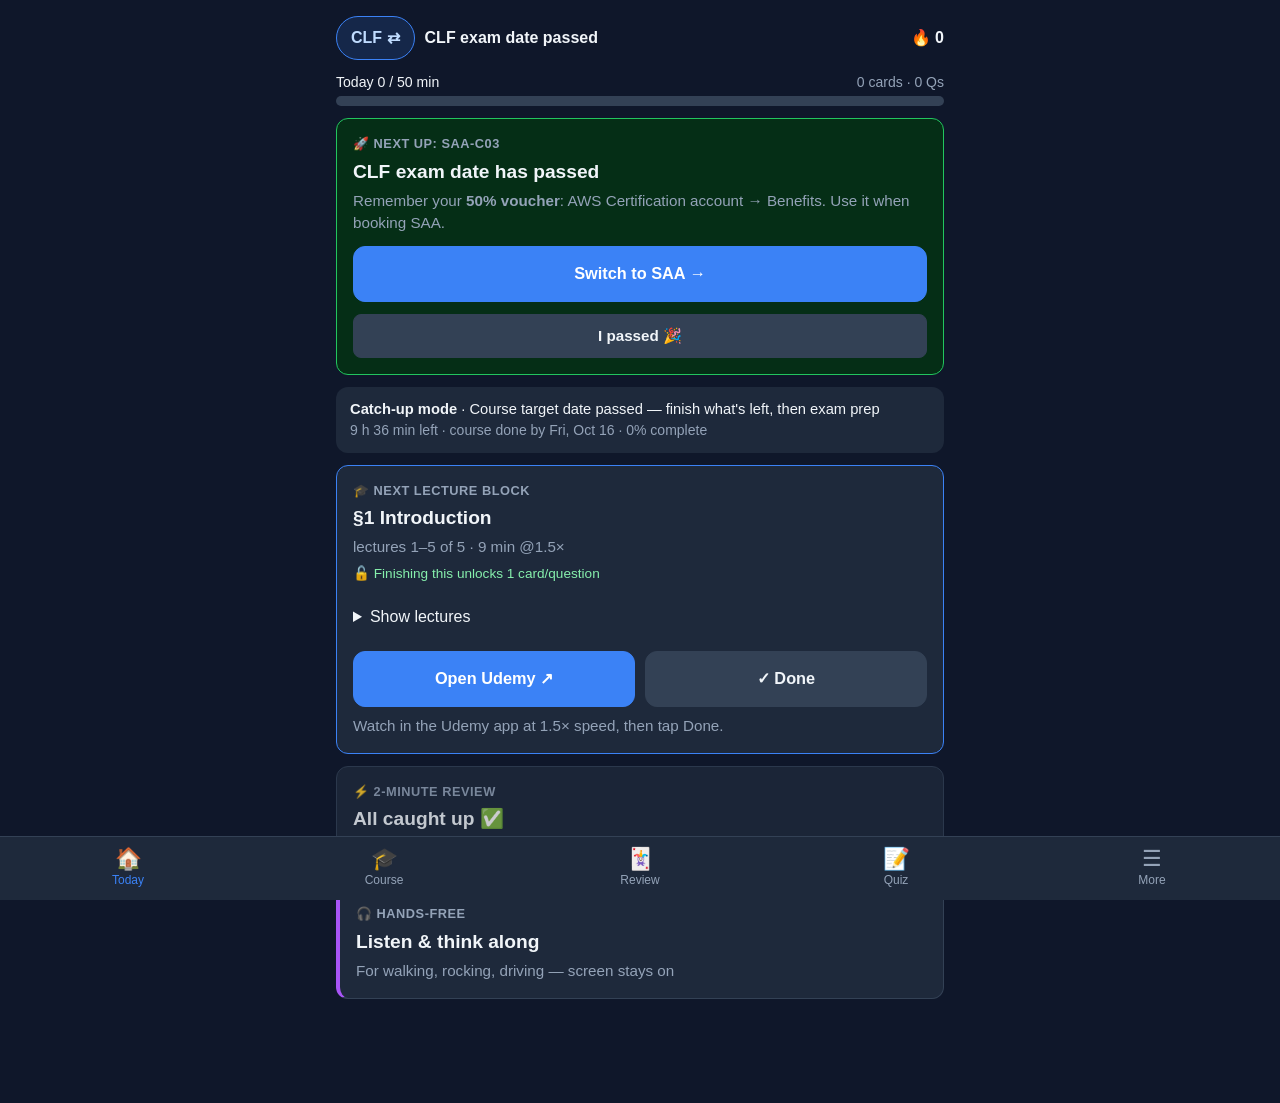
<file: webapp/index.html>
<!DOCTYPE html>
<html lang="en">
<head>
  <meta charset="UTF-8">
  <meta name="viewport" content="width=device-width, initial-scale=1, viewport-fit=cover">
  <meta name="theme-color" content="#0f172a">
  <meta name="color-scheme" content="dark">
  <meta name="description" content="Phone-first study plan for AWS Cloud Practitioner (CLF-C02) and Solutions Architect Associate (SAA-C03).">
  <meta name="mobile-web-app-capable" content="yes">
  <meta name="apple-mobile-web-app-capable" content="yes">
  <meta name="apple-mobile-web-app-status-bar-style" content="black-translucent">
  <meta name="apple-mobile-web-app-title" content="AWS Study">
  <title>AWS Cert Study</title>
  <link rel="manifest" href="manifest.webmanifest">
  <link rel="icon" type="image/png" sizes="192x192" href="icons/icon-192.png">
  <link rel="apple-touch-icon" href="icons/apple-touch-icon.png">
  <link rel="stylesheet" href="css/style.css">
</head>
<body>
  <main id="main" class="view-today" tabindex="-1">
    <div class="panel">Loading…</div>
  </main>
  <noscript><div class="panel">This study app needs JavaScript turned on.</div></noscript>

  <!-- Persistent audio player (Listen) — survives view changes -->
  <div id="player-dock" hidden>
    <div class="dock-row">
      <span id="dock-title" class="dock-title">Audio</span>
      <button type="button" class="icon-btn" data-act="dock-close" aria-label="Close player">✕</button>
    </div>
    <audio id="dock-audio" controls preload="none"></audio>
  </div>

  <div id="toast" class="toast" role="status" aria-live="polite"></div>

  <nav id="bottom-nav" aria-label="Main">
    <button type="button" class="nav-btn active" data-act="nav" data-view="today"><span class="nav-icon">🏠</span><span class="nav-label">Today</span></button>
    <button type="button" class="nav-btn" data-act="nav" data-view="course"><span class="nav-icon">🎓</span><span class="nav-label">Course</span></button>
    <button type="button" class="nav-btn" data-act="nav" data-view="review"><span class="nav-icon">🃏</span><span class="nav-label">Review</span></button>
    <button type="button" class="nav-btn" data-act="nav" data-view="quiz"><span class="nav-icon">📝</span><span class="nav-label">Quiz</span></button>
    <button type="button" class="nav-btn" data-act="nav" data-view="more"><span class="nav-icon">☰</span><span class="nav-label">More</span></button>
  </nav>

  <script src="js/course.js"></script>
  <script src="js/data.js"></script>
  <script src="js/data-saa.js"></script>
  <script src="js/util.js"></script>
  <script src="js/model.js"></script>
  <script src="js/session.js"></script>
  <script src="js/speech.js"></script>
  <script src="js/listen.js"></script>
  <script src="js/today.js"></script>
  <script src="js/views.js"></script>
  <script src="js/app.js"></script>
</body>
</html>
</file>
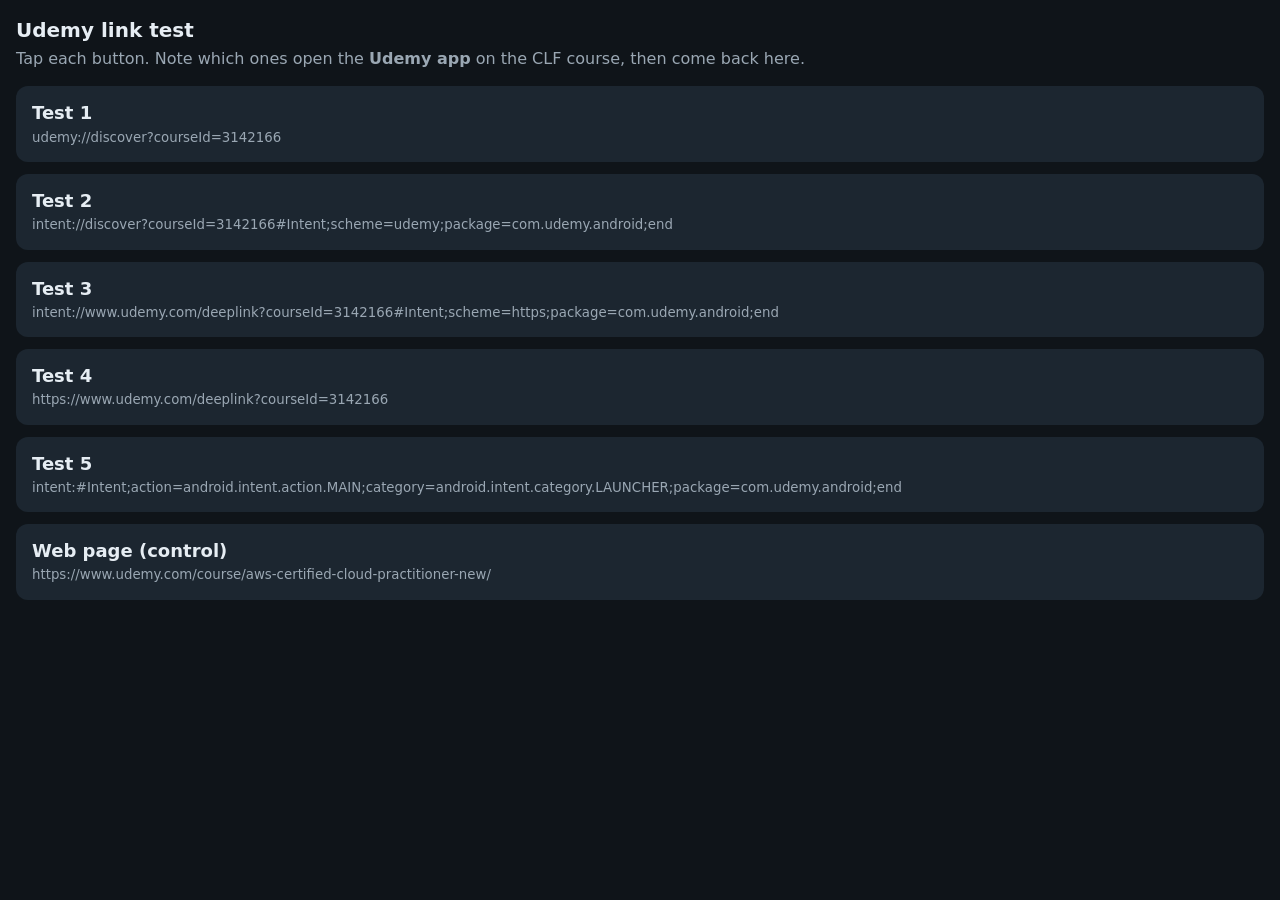
<file: webapp/udemy-test.html>
<!doctype html>
<html lang="en">
<head>
<meta charset="utf-8">
<meta name="viewport" content="width=device-width, initial-scale=1, viewport-fit=cover">
<title>Udemy link test</title>
<style>
  :root { color-scheme: dark; }
  body { margin: 0; padding: 16px; background: #0f1419; color: #e6edf3; font: 16px/1.4 system-ui, sans-serif; }
  h1 { font-size: 20px; margin: 0 0 4px; }
  p { color: #9aa7b3; margin: 0 0 16px; }
  a { display: block; margin: 0 0 12px; padding: 14px 16px; border-radius: 12px; background: #1c2630; color: #e6edf3; text-decoration: none; }
  a b { display: block; font-size: 18px; }
  a small { color: #9aa7b3; word-break: break-all; }
</style>
</head>
<body>
<h1>Udemy link test</h1>
<p>Tap each button. Note which ones open the <b>Udemy app</b> on the CLF course, then come back here.</p>
<div id="links"></div>
<script>
  // Test page for "Open Udemy" deep links (CLF course 3142166). Not part of the app shell.
  const id = 3142166;
  const web = 'https://www.udemy.com/course/aws-certified-cloud-practitioner-new/';
  const links = [
    ['1', 'udemy://discover?courseId=' + id],
    ['2', 'intent://discover?courseId=' + id + '#Intent;scheme=udemy;package=com.udemy.android;end'],
    ['3', 'intent://www.udemy.com/deeplink?courseId=' + id + '#Intent;scheme=https;package=com.udemy.android;end'],
    ['4', 'https://www.udemy.com/deeplink?courseId=' + id],
    ['5', 'intent:#Intent;action=android.intent.action.MAIN;category=android.intent.category.LAUNCHER;package=com.udemy.android;end'],
    ['web', web],
  ];
  document.getElementById('links').innerHTML = links.map(([n, href]) =>
    '<a href="' + href.replace(/"/g, '&quot;') + '"><b>' + (n === 'web' ? 'Web page (control)' : 'Test ' + n) +
    '</b><small>' + href.replace(/&/g, '&amp;').replace(/</g, '&lt;') + '</small></a>').join('');
</script>
</body>
</html>
</file>
<file: webapp/css/style.css>
/* ============================================================
   AWS Cert Study — phone-first dark theme
   ============================================================ */
:root {
  --bg: #0f172a;
  --bg-card: #1e293b;
  --bg-card-hover: #334155;
  --text: #f1f5f9;
  --text-muted: #94a3b8;
  --primary: #3b82f6;
  --primary-hover: #2563eb;
  --success: #22c55e;
  --success-bg: #052e16;
  --danger: #ef4444;
  --danger-bg: #450a0a;
  --warning: #f59e0b;
  --warning-bg: #451a03;
  --border: #334155;
  --radius: 12px;
  --radius-sm: 8px;
  --nav-height: 64px;
  --safe-top: env(safe-area-inset-top, 0px);
  --safe-bottom: env(safe-area-inset-bottom, 0px);
  --safe-left: env(safe-area-inset-left, 0px);
  --safe-right: env(safe-area-inset-right, 0px);
  --dock-h: 0px;
  color-scheme: dark;
}

* { margin: 0; padding: 0; box-sizing: border-box; }
html { font-size: 16px; -webkit-text-size-adjust: 100%; }
body {
  font-family: -apple-system, BlinkMacSystemFont, 'Segoe UI', Roboto, sans-serif;
  background: var(--bg);
  color: var(--text);
  line-height: 1.45;
  min-height: 100vh;
  min-height: 100dvh;
  overflow-x: hidden;
  -webkit-tap-highlight-color: transparent;
  padding: var(--safe-top) var(--safe-right) calc(var(--nav-height) + var(--safe-bottom) + var(--dock-h) + 16px) var(--safe-left);
}
body.has-dock { --dock-h: 104px; }
button, input, select, textarea { font: inherit; color: inherit; }
a { color: var(--primary); }

#main { max-width: 640px; margin: 0 auto; padding: 12px 16px; }

h1 { font-size: 1.35rem; line-height: 1.25; }
h1[tabindex="-1"]:focus, main:focus { outline: none; } /* programmatic focus after view changes */
h2 { font-size: 0.85rem; text-transform: uppercase; letter-spacing: 0.06em; color: var(--text-muted); margin: 22px 0 10px; font-weight: 700; }
h3 { font-size: 1rem; margin-bottom: 10px; }
p { margin: 6px 0; }
.muted { color: var(--text-muted); }
.small { font-size: 0.875rem; }
.center { text-align: center; }
.big-note { font-size: 1.1rem; margin: 8px 0; }

/* ---------- Bottom nav ---------- */
#bottom-nav {
  position: fixed; left: 0; right: 0; bottom: 0; z-index: 100;
  height: calc(var(--nav-height) + var(--safe-bottom));
  padding: 0 var(--safe-right) var(--safe-bottom) var(--safe-left);
  background: var(--bg-card); border-top: 1px solid var(--border);
  display: flex; justify-content: space-around; align-items: stretch;
}
.nav-btn {
  flex: 1; background: none; border: 0; color: var(--text-muted);
  display: flex; flex-direction: column; align-items: center; justify-content: center; gap: 2px;
  font-size: 0.75rem; cursor: pointer; min-height: 48px;
}
.nav-btn.active { color: var(--primary); }
.nav-icon { font-size: 1.35rem; line-height: 1; }

/* ---------- Generic blocks ---------- */
.view-head { display: flex; flex-wrap: wrap; align-items: center; gap: 4px 10px; margin: 6px 0 14px; }
.view-head h1 { flex: 1; }
.view-head p { flex-basis: 100%; margin: 0; font-size: 0.85rem; }
.panel, .card {
  background: var(--bg-card); border: 1px solid var(--border); border-radius: var(--radius);
  padding: 16px; margin: 12px 0;
}
.panel h3 { margin-bottom: 8px; }
.inline-panel { background: var(--bg); border-color: var(--primary); }
.inline-panel .btn { margin: 6px 6px 0 0; }
.danger-zone { border-color: var(--danger-bg); }
.empty { text-align: center; padding: 40px 0; }
.stack { display: flex; flex-direction: column; gap: 10px; margin: 12px 0; }
.btn-row { display: flex; gap: 10px; margin-top: 12px; flex-wrap: wrap; }
.btn-row .btn { flex: 1; }
.btn-row.nowrap { flex-wrap: nowrap; }
.btn-row.nowrap .btn { flex: 1 1 0; white-space: nowrap; min-width: 0; padding-left: 10px; padding-right: 10px; }

/* ---------- Buttons ---------- */
.btn {
  display: inline-flex; align-items: center; justify-content: center; gap: 8px;
  min-height: 44px; padding: 10px 16px; border-radius: var(--radius-sm);
  background: var(--bg-card-hover); border: 1px solid var(--border); color: var(--text);
  text-decoration: none; cursor: pointer; font-weight: 600; font-size: 0.95rem; text-align: center;
  transition: background 0.15s, transform 0.05s;
}
.btn:active { transform: scale(0.98); }
.btn:disabled { opacity: 0.45; cursor: default; transform: none; }
.btn.primary { background: var(--primary); border-color: var(--primary); color: #fff; }
.btn.primary:hover:not(:disabled) { background: var(--primary-hover); }
.btn.danger { background: var(--danger-bg); border-color: var(--danger); color: #fecaca; }
.btn.ghost { background: transparent; }
.btn.big { min-height: 56px; font-size: 1.02rem; border-radius: var(--radius); }
.btn.huge { min-height: 96px; min-width: 96px; font-size: 2.2rem; }
.btn.round { border-radius: 50%; min-width: 64px; }
.btn.wide { width: 100%; }
.btn.small { min-height: 44px; font-size: 0.85rem; padding: 6px 12px; }
.btn.left { justify-content: space-between; text-align: left; flex-wrap: wrap; }
.btn.left small { flex-basis: 100%; font-weight: 400; }
.btn.know { background: var(--success-bg); border-color: var(--success); color: #bbf7d0; flex: 1; }
.btn.miss { background: var(--danger-bg); border-color: var(--danger); color: #fecaca; flex: 1; }
.file-btn { width: 100%; margin: 10px 0; }
.icon-btn {
  min-width: 44px; min-height: 44px; border-radius: 50%; border: 0; background: transparent;
  color: var(--text); font-size: 1.2rem; cursor: pointer;
}
.pill {
  min-height: 44px; padding: 6px 14px; border-radius: 999px; border: 1px solid var(--primary);
  background: rgba(59, 130, 246, 0.15); color: #bfdbfe; font-weight: 700; cursor: pointer;
}

/* ---------- Today ---------- */
.today-head { display: flex; align-items: center; gap: 10px; margin: 4px 0 12px; }
.countdown { flex: 1; font-weight: 700; }
.streak { font-weight: 700; }
.daybar { margin-bottom: 10px; }
.pace { background: var(--bg-card); border-radius: var(--radius); padding: 12px 14px; margin: 10px 0; font-size: 0.92rem; }
.card.action { display: block; width: 100%; text-align: left; cursor: pointer; color: var(--text); font: inherit; }
button.card.action:active { background: var(--bg-card-hover); }
.card-kicker { display: block; font-size: 0.8rem; font-weight: 700; color: var(--text-muted); text-transform: uppercase; letter-spacing: 0.04em; }
.card-title { display: block; font-size: 1.2rem; font-weight: 700; margin: 4px 0; }
.card-sub { display: block; color: var(--text-muted); font-size: 0.95rem; }
.card-note { color: var(--text-muted); font-size: 0.95rem; margin-top: 8px; }
.card.resume { border-color: var(--warning); background: var(--warning-bg); }
.card.lecture { border-color: var(--primary); }
.card.review { border-left: 4px solid var(--success); }
.card.hf { border-left: 4px solid #a855f7; }
.card.five { border-left: 4px solid var(--warning); }
.card.exam { border-color: var(--primary); }
.card.next-track { border-color: var(--success); background: var(--success-bg); }
.muted-card { opacity: 0.8; cursor: default; }
.flag { font-size: 0.85rem; margin-top: 6px; color: #fde68a; }
.flag.good { color: #86efac; }
.badge { display: inline-block; padding: 1px 8px; border-radius: 999px; font-size: 0.78rem; font-weight: 700; background: var(--bg-card-hover); }
.pace-skim, .pace-trivial { background: #1e3a2f; color: #86efac; }
.pace-normal { background: #1e3a5f; color: #93c5fd; }
.pace-deep { background: #4a2a0a; color: #fcd34d; }
.ready-big { font-size: 3rem; font-weight: 800; text-align: center; margin-top: 6px; }
.ready-row { display: flex; align-items: center; gap: 12px; margin-top: 6px; }
.ready-num { font-size: 2.2rem; font-weight: 800; flex: none; }
.ready-details summary { min-height: 44px; padding: 11px 0; cursor: pointer; color: var(--text-muted); }
.update-card { display: flex; align-items: center; gap: 6px; padding: 0 4px 0 0; background: var(--primary); border-color: var(--primary); }
.update-card .icon-btn { min-width: 48px; min-height: 48px; color: #fff; }
.check {
  display: flex; gap: 10px; align-items: center; width: 100%; min-height: 48px; text-align: left;
  background: var(--bg-card); border: 1px solid var(--border); border-radius: var(--radius-sm); padding: 10px 12px; cursor: pointer;
}
.check span { font-size: 1.3rem; }
.check.on { border-color: var(--success); color: #bbf7d0; }

/* ---------- Lecture lists ---------- */
.lec-details { margin-top: 10px; }
.lec-details summary, details.sec summary { cursor: pointer; }
.lec-details summary, .miss-item summary { min-height: 44px; padding: 11px 0; box-sizing: border-box; } /* keep list-item so the ▸ marker stays */
.lec-list { list-style: none; margin-top: 8px; }
.lec-list li { display: flex; align-items: center; gap: 8px; padding: 2px 0; font-size: 0.95rem; border-bottom: 1px solid rgba(51, 65, 85, 0.5); }
.lec-list li.ticked .lec-t { color: var(--text-muted); text-decoration: line-through; }
.lec-tick {
  flex: none; width: 44px; height: 44px; border-radius: 50%; border: 0; background: transparent;
  color: var(--text-muted); font-size: 1.2rem; cursor: pointer;
}
.ticked .lec-tick { color: var(--success); }
.lec-k { flex: none; width: 1.4em; text-align: center; }
.lec-t { flex: 1; }
.lec-m { flex: none; color: var(--text-muted); font-size: 0.85rem; }
details.sec { background: var(--bg-card); border: 1px solid var(--border); border-radius: var(--radius); margin: 8px 0; padding: 0 12px; }
details.sec.done { opacity: 0.85; }
details.sec[open] { padding-bottom: 12px; }
details.sec summary { display: flex; gap: 10px; align-items: center; min-height: 56px; list-style: none; }
details.sec summary::-webkit-details-marker { display: none; }
.sec-state { font-size: 1.1rem; }
.sec-name { flex: 1; font-weight: 600; }
.sec-name small { display: block; font-weight: 400; color: var(--text-muted); font-size: 0.85rem; }

/* ---------- Bars / stats ---------- */
.bar-row { margin: 10px 0; }
.bar-label { display: flex; justify-content: space-between; gap: 8px; font-size: 0.88rem; margin-bottom: 4px; }
.bar-bg { height: 10px; border-radius: 999px; background: var(--bg-card-hover); overflow: hidden; }
.bar-bg.thin { height: 4px; margin: 6px 0 12px; }
.bar-fill { height: 100%; background: var(--primary); border-radius: 999px; transition: width 0.3s; }
.bar-fill.good { background: var(--success); }
.bar-fill.ok { background: var(--warning); }
.bar-fill.bad { background: var(--danger); }
.stats-grid { display: grid; grid-template-columns: 1fr 1fr; gap: 10px; margin: 8px 0; }
.stat-card { background: var(--bg-card); border-radius: var(--radius); padding: 14px; text-align: center; }
.stat-number { font-size: 1.6rem; font-weight: 800; color: var(--primary); }
.stat-label { font-size: 0.8rem; color: var(--text-muted); }
.boxes, .days { display: flex; align-items: flex-end; gap: 6px; background: var(--bg-card); border-radius: var(--radius); padding: 12px; }
.box-col, .day-col { flex: 1; text-align: center; display: flex; flex-direction: column; align-items: center; justify-content: flex-end; min-height: 100px; }
.box-bar, .day-bar { width: 100%; max-width: 36px; background: var(--primary); border-radius: 4px 4px 0 0; }
.day-bar.good { background: var(--success); }

/* ---------- Category grid ---------- */
.cat-grid { display: grid; grid-template-columns: repeat(2, 1fr); gap: 10px; }
.cat-btn {
  display: flex; flex-direction: column; align-items: center; gap: 2px; min-height: 88px; padding: 12px;
  background: var(--bg-card); border: 1px solid var(--border); border-radius: var(--radius); cursor: pointer;
}
.cat-btn:disabled { opacity: 0.4; }
.cat-icon { font-size: 1.6rem; }
.cat-name { font-weight: 600; text-transform: capitalize; }
.cat-count { font-size: 0.8rem; color: var(--text-muted); }

/* ---------- Lists ---------- */
.list { display: flex; flex-direction: column; gap: 8px; }
.list-row {
  display: flex; align-items: center; gap: 10px; min-height: 56px; padding: 8px 12px; width: 100%;
  background: var(--bg-card); border: 1px solid var(--border); border-radius: var(--radius); text-align: left; color: var(--text);
}
button.list-row { cursor: pointer; }
.list-row.locked { opacity: 0.6; }
.row-main { flex: 1; display: flex; align-items: center; gap: 12px; background: none; border: 0; text-align: left; cursor: pointer; min-height: 44px; }
.list-row > .row-main { padding: 0; }
/* A row that is itself the button (More menu) keeps the card look */
.list-row.row-main { background: var(--bg-card); border: 1px solid var(--border); padding: 8px 12px; color: var(--text); }
.row-icon { font-size: 1.4rem; flex: none; width: 1.6em; text-align: center; }
.row-text { flex: 1; }
.row-text small { display: block; color: var(--text-muted); font-size: 0.875rem; }
.row-side { flex: none; min-width: 48px; min-height: 44px; background: none; border: 0; color: var(--text-muted); cursor: pointer; font-weight: 600;
  display: inline-flex; align-items: center; justify-content: center; align-self: stretch; }

/* ---------- Session ---------- */
.sess-top { display: flex; align-items: center; gap: 8px; }
.sess-title { flex: 1; font-weight: 700; overflow: hidden; text-overflow: ellipsis; white-space: nowrap; }
.sess-count { color: var(--text-muted); font-size: 0.9rem; }
.sess-timer { font-variant-numeric: tabular-nums; font-weight: 700; padding: 2px 8px; border-radius: 6px; background: var(--bg-card-hover); }
.sess-timer.low { background: var(--danger-bg); color: #fecaca; }
.q-meta { font-size: 0.85rem; color: var(--text-muted); margin: 4px 0 8px; }
.q-hint { font-size: 0.95rem; font-weight: 600; color: var(--warning); margin: -4px 0 12px; }
.q-text { font-size: 1.08rem; font-weight: 600; margin-bottom: 14px; }
.opts { display: flex; flex-direction: column; gap: 10px; }
.opt {
  display: flex; gap: 12px; align-items: flex-start; width: 100%; min-height: 56px; padding: 12px 14px; text-align: left;
  background: var(--bg-card); border: 2px solid var(--border); border-radius: var(--radius); cursor: pointer; font-size: 0.97rem;
}
.opt b { flex: none; width: 28px; height: 28px; border-radius: 50%; background: var(--bg-card-hover); display: inline-flex; align-items: center; justify-content: center; font-size: 0.85rem; }
.opt.selected { border-color: var(--primary); background: #172554; }
.opt.selected b { background: var(--primary); }
.opt.correct { border-color: var(--success); background: var(--success-bg); }
.opt.correct b { background: var(--success); color: #052e16; }
.opt.wrong { border-color: var(--danger); background: var(--danger-bg); }
.opt.wrong b { background: var(--danger); }
.opt:disabled { cursor: default; color: var(--text); }
.opt.dim { color: var(--text-muted); } /* ~5.7:1 on the card: still readable when reviewing why it's wrong */
.explain { margin-top: 14px; padding: 14px; border-radius: var(--radius); border: 1px solid var(--border); background: var(--bg-card); }
.explain.ok { border-color: var(--success); }
.explain.bad { border-color: var(--danger); }
.explain-head { font-weight: 700; margin-bottom: 4px; }
.thumb-bar {
  position: sticky; bottom: calc(var(--nav-height) + var(--safe-bottom) + var(--dock-h) + 8px);
  display: flex; gap: 10px; margin-top: 16px; padding-top: 8px;
  background: linear-gradient(to bottom, transparent, var(--bg) 30%);
}
.fcard {
  min-height: 42vh; display: flex; flex-direction: column; justify-content: center; align-items: center; gap: 14px;
  padding: 24px 18px; text-align: center; background: var(--bg-card); border: 2px solid var(--border);
  border-radius: 18px; cursor: pointer; user-select: none; transition: transform 0.15s;
}
.fcard.flipped { border-color: var(--primary); cursor: default; }
.fcard-term { font-size: 1.45rem; font-weight: 800; }
.fcard-def { font-size: 1.02rem; line-height: 1.5; color: #e2e8f0; }
.result-score { font-size: 3.6rem; font-weight: 900; text-align: center; margin-top: 10px; }
.result-score.good { color: var(--success); }
.result-score.ok { color: var(--warning); }
.result-score.bad { color: var(--danger); }
.miss-item { background: var(--bg-card); border-radius: var(--radius-sm); padding: 12px; margin: 8px 0; }
.miss-item summary { cursor: pointer; font-weight: 600; }
.miss-item p { font-size: 0.9rem; }

/* ---------- Hands-free ---------- */
.hf-body { background: var(--bg-card); border-radius: 18px; padding: 20px; min-height: 36vh; }
.hf-term { font-size: 1.6rem; font-weight: 800; margin-bottom: 12px; }
.hf-q { font-size: 1.1rem; font-weight: 600; margin-bottom: 10px; }
.hf-opts { list-style: none; display: flex; flex-direction: column; gap: 6px; }
.hf-opts li { padding: 6px 8px; border-radius: 8px; }
.hf-opts li.correct { background: var(--success-bg); color: #bbf7d0; }
.hf-def { margin-top: 12px; font-size: 1.05rem; }
.hf-def.small { font-size: 0.9rem; color: var(--text-muted); }
.hf-controls {
  display: flex; justify-content: center; align-items: center; gap: 22px; margin: 16px 0 10px; padding: 12px 0 4px; z-index: 5;
  position: sticky; bottom: calc(var(--nav-height) + var(--safe-bottom) + var(--dock-h) + 8px); /* Play/Next always in thumb reach */
  background: linear-gradient(to bottom, transparent, var(--bg) 25%);
}

/* ---------- Forms ---------- */
.field { display: flex; flex-direction: column; gap: 4px; margin: 10px 0; font-size: 0.88rem; color: var(--text-muted); }
.field input, .field select, textarea {
  min-height: 44px; padding: 10px 12px; border-radius: var(--radius-sm); border: 1px solid var(--border);
  background: var(--bg); color: var(--text); font-size: 1rem; width: 100%;
}
textarea { min-height: 80px; margin: 6px 0; resize: vertical; font-family: ui-monospace, monospace; font-size: 0.8rem; }
.seg { display: flex; gap: 8px; }
.seg-btn { flex: 1; min-height: 48px; border-radius: var(--radius-sm); border: 1px solid var(--border); background: var(--bg); cursor: pointer; font-weight: 600; }
.seg-btn.on { border-color: var(--primary); background: #172554; color: #bfdbfe; }

/* ---------- Toasts / dock ---------- */
.toast {
  position: fixed; left: 50%; bottom: calc(var(--nav-height) + var(--safe-bottom) + var(--dock-h) + 12px);
  transform: translate(-50%, 20px); opacity: 0; pointer-events: none; z-index: 300;
  width: min(92vw, 520px); display: flex; align-items: center; gap: 10px;
  background: #0b1222; border: 1px solid var(--border); border-radius: var(--radius); padding: 12px 14px;
  box-shadow: 0 10px 30px rgba(0, 0, 0, 0.5); transition: opacity 0.2s, transform 0.2s;
}
.toast.show { opacity: 1; transform: translate(-50%, 0); pointer-events: auto; }
.toast-msg { flex: 1; }
.toast-btn { min-height: 44px; padding: 6px 14px; border-radius: var(--radius-sm); border: 1px solid var(--primary); background: transparent; color: #93c5fd; font-weight: 700; cursor: pointer; }
/* Sticky Next/Submit/Play bar on screen: toast goes to the top so a stray tap can't hit Undo. */
body.has-thumbbar .toast { bottom: auto; top: calc(var(--safe-top) + 8px); transform: translate(-50%, -20px); }
body.has-thumbbar .toast.show { transform: translate(-50%, 0); }
.update-main { flex: 1; min-height: 48px; background: none; border: 0; color: #fff; font-weight: 700; text-align: left; padding: 0 14px; cursor: pointer; }
#player-dock {
  position: fixed; left: 0; right: 0; z-index: 90; bottom: calc(var(--nav-height) + var(--safe-bottom));
  background: #111c33; border-top: 1px solid var(--border); padding: 6px calc(12px + var(--safe-right)) 8px calc(12px + var(--safe-left));
}
#player-dock[hidden] { display: none; }
.dock-row { display: flex; align-items: center; gap: 8px; }
.dock-title { flex: 1; font-weight: 600; font-size: 0.9rem; overflow: hidden; white-space: nowrap; text-overflow: ellipsis; }
#dock-audio { width: 100%; height: 44px; }

@media (min-width: 700px) {
  .cat-grid { grid-template-columns: repeat(4, 1fr); }
  .stats-grid { grid-template-columns: repeat(4, 1fr); }
}
@media (prefers-reduced-motion: reduce) {
  * { transition: none !important; }
}
.thumb-bar .btn { flex: 1; }
.btn.big.round { width: 64px; height: 64px; min-width: 0; padding: 0; }
.btn.huge.round { width: 96px; height: 96px; min-width: 0; padding: 0; }
</file>
